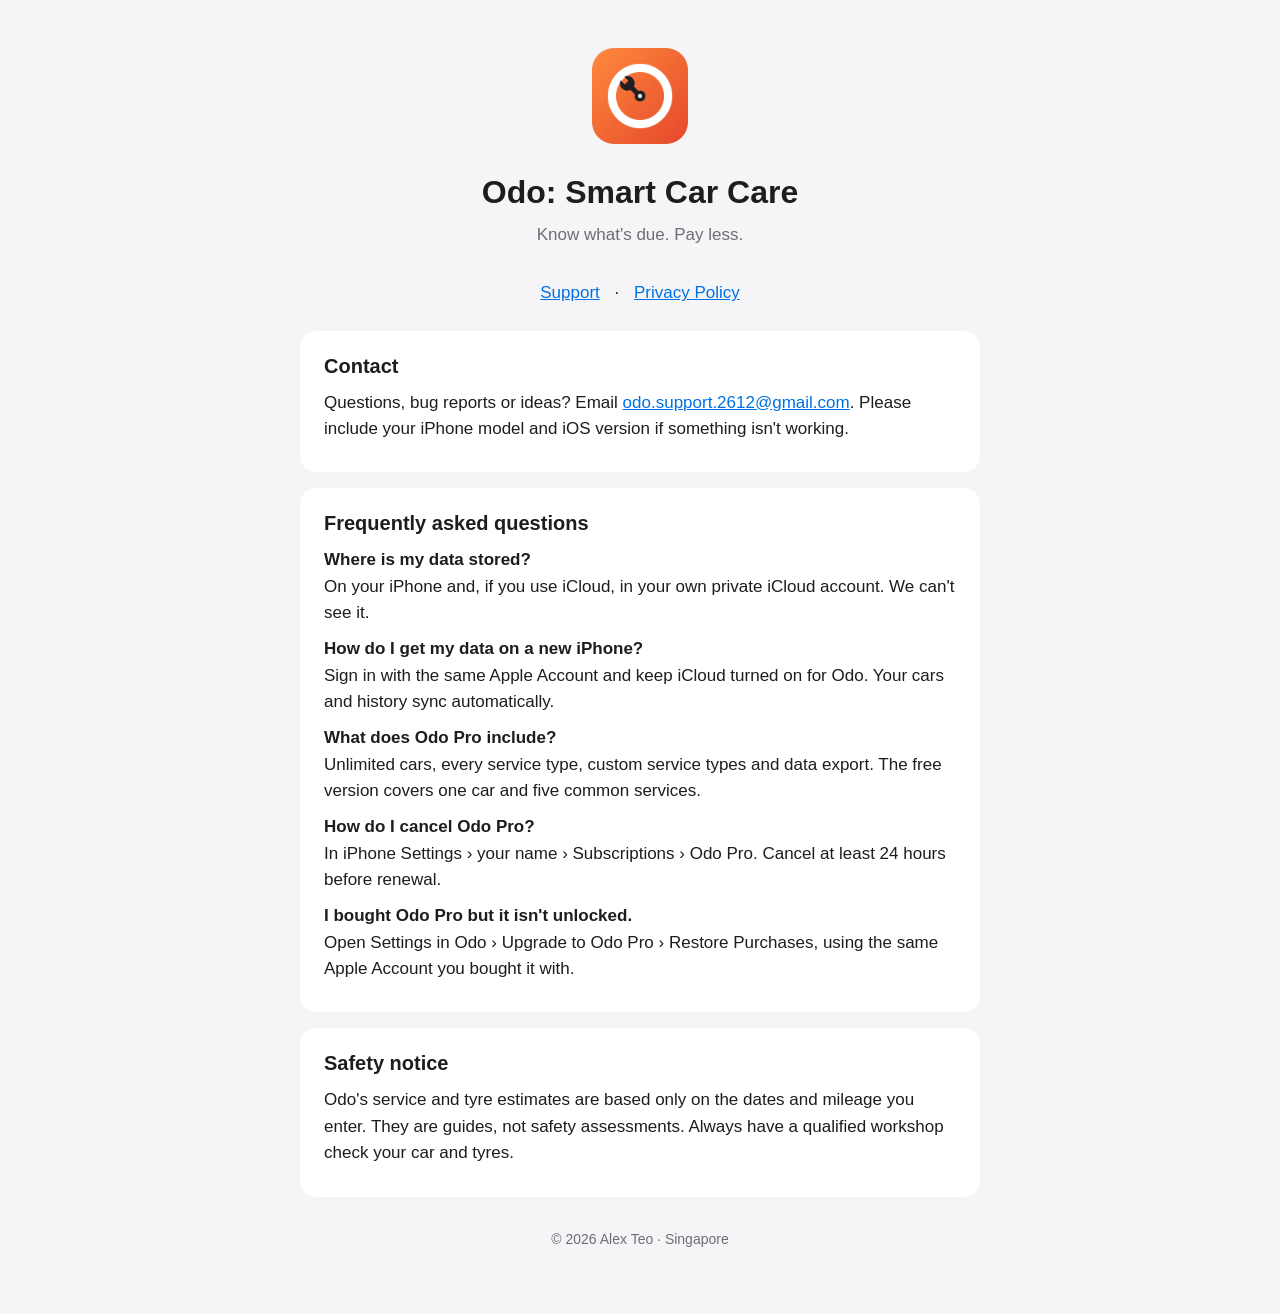
<file: index.html>
<!doctype html>
<html lang="en-GB">
<head>
  <meta charset="utf-8">
  <meta name="viewport" content="width=device-width, initial-scale=1">
  <title>Odo: Smart Car Care — Support</title>
  <link rel="stylesheet" href="style.css">
</head>
<body>
<main>
  <header>
    <img src="icon.png" alt="Odo app icon">
    <h1>Odo: Smart Car Care</h1>
    <p class="tagline">Know what's due. Pay less.</p>
  </header>
  <nav><a href="index.html">Support</a> · <a href="privacy.html">Privacy Policy</a></nav>

  <section>
    <h2>Contact</h2>
    <p>Questions, bug reports or ideas? Email
      <a href="mailto:odo.support.2612@gmail.com">odo.support.2612@gmail.com</a>.
      Please include your iPhone model and iOS version if something isn't working.</p>
  </section>

  <section>
    <h2>Frequently asked questions</h2>
    <p><strong>Where is my data stored?</strong><br>
      On your iPhone and, if you use iCloud, in your own private iCloud account. We can't see it.</p>
    <p><strong>How do I get my data on a new iPhone?</strong><br>
      Sign in with the same Apple Account and keep iCloud turned on for Odo. Your cars and history
      sync automatically.</p>
    <p><strong>What does Odo Pro include?</strong><br>
      Unlimited cars, every service type, custom service types and data export. The free version
      covers one car and five common services.</p>
    <p><strong>How do I cancel Odo Pro?</strong><br>
      In iPhone Settings › your name › Subscriptions › Odo Pro. Cancel at least 24 hours before
      renewal.</p>
    <p><strong>I bought Odo Pro but it isn't unlocked.</strong><br>
      Open Settings in Odo › Upgrade to Odo Pro › Restore Purchases, using the same Apple Account
      you bought it with.</p>
  </section>

  <section>
    <h2>Safety notice</h2>
    <p>Odo's service and tyre estimates are based only on the dates and mileage you enter. They are
      guides, not safety assessments. Always have a qualified workshop check your car and tyres.</p>
  </section>

  <footer>© 2026 Alex Teo · Singapore</footer>
</main>
</body>
</html>
</file>
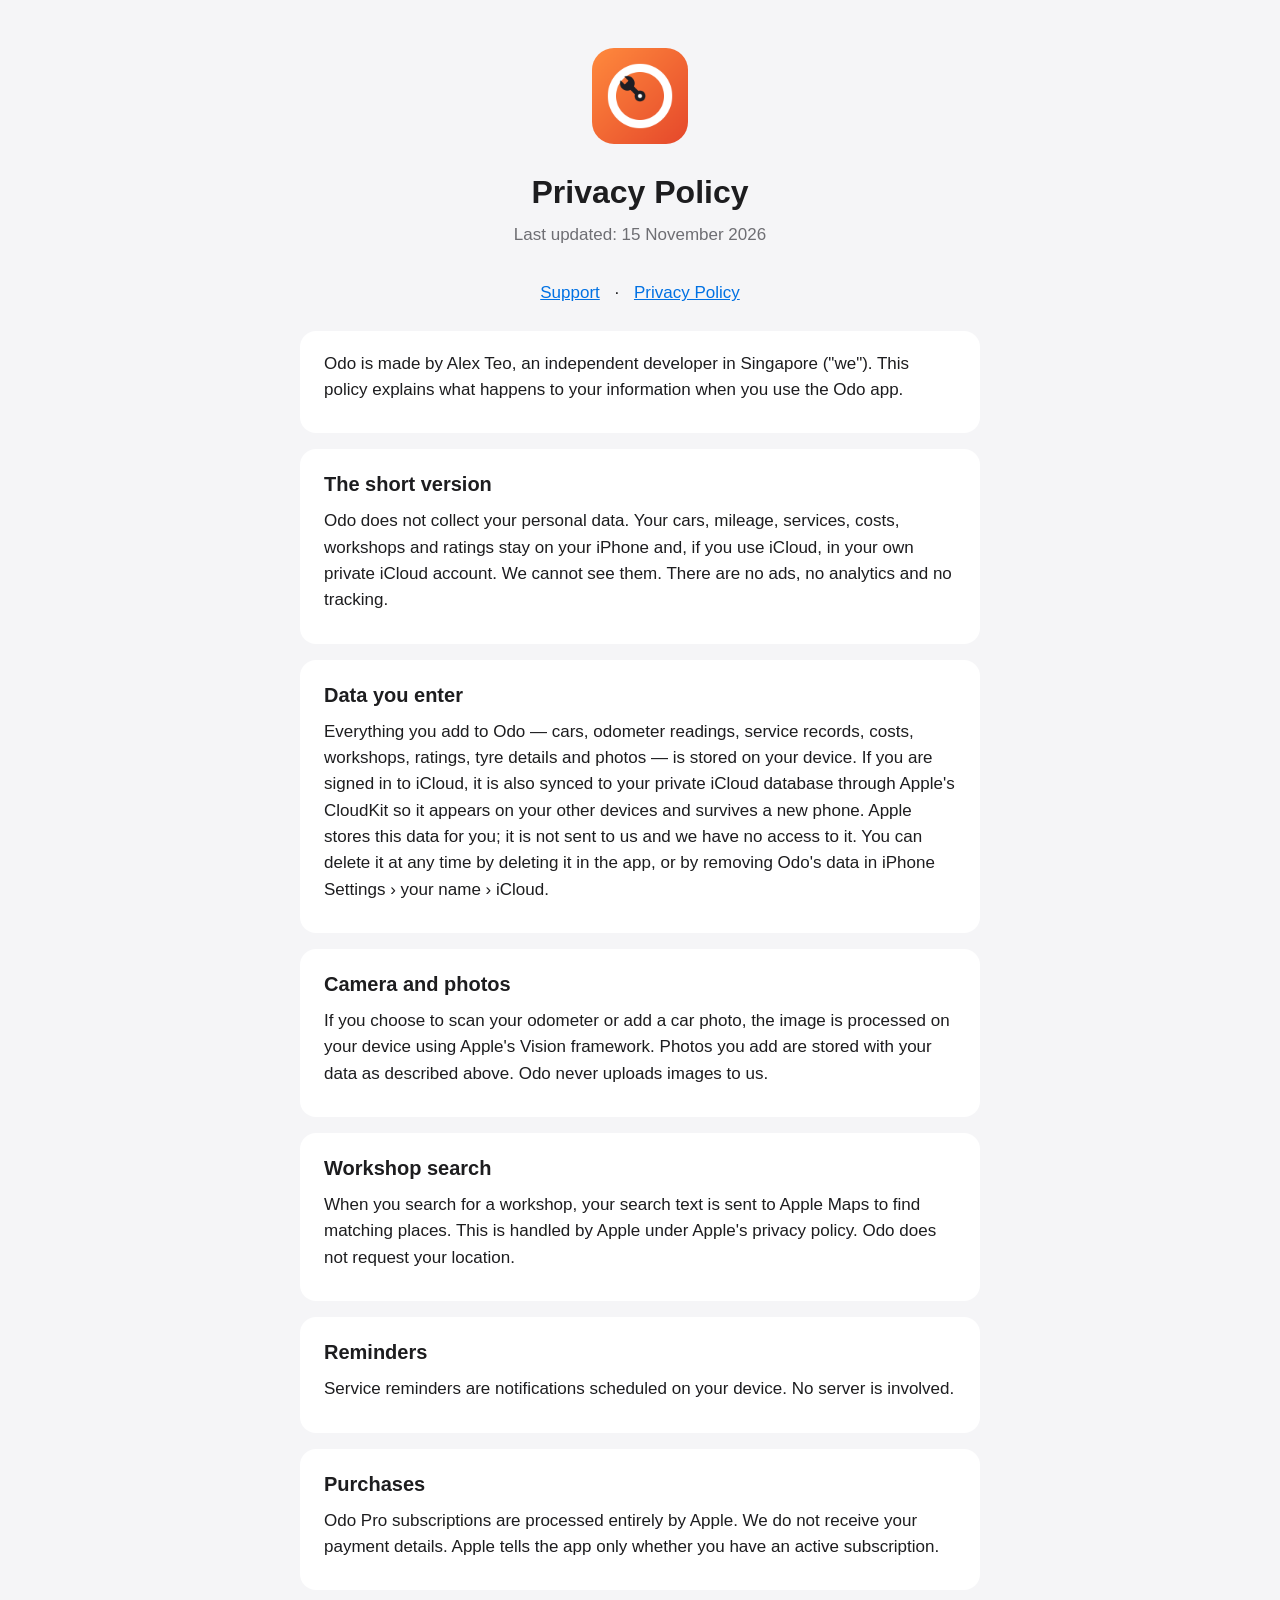
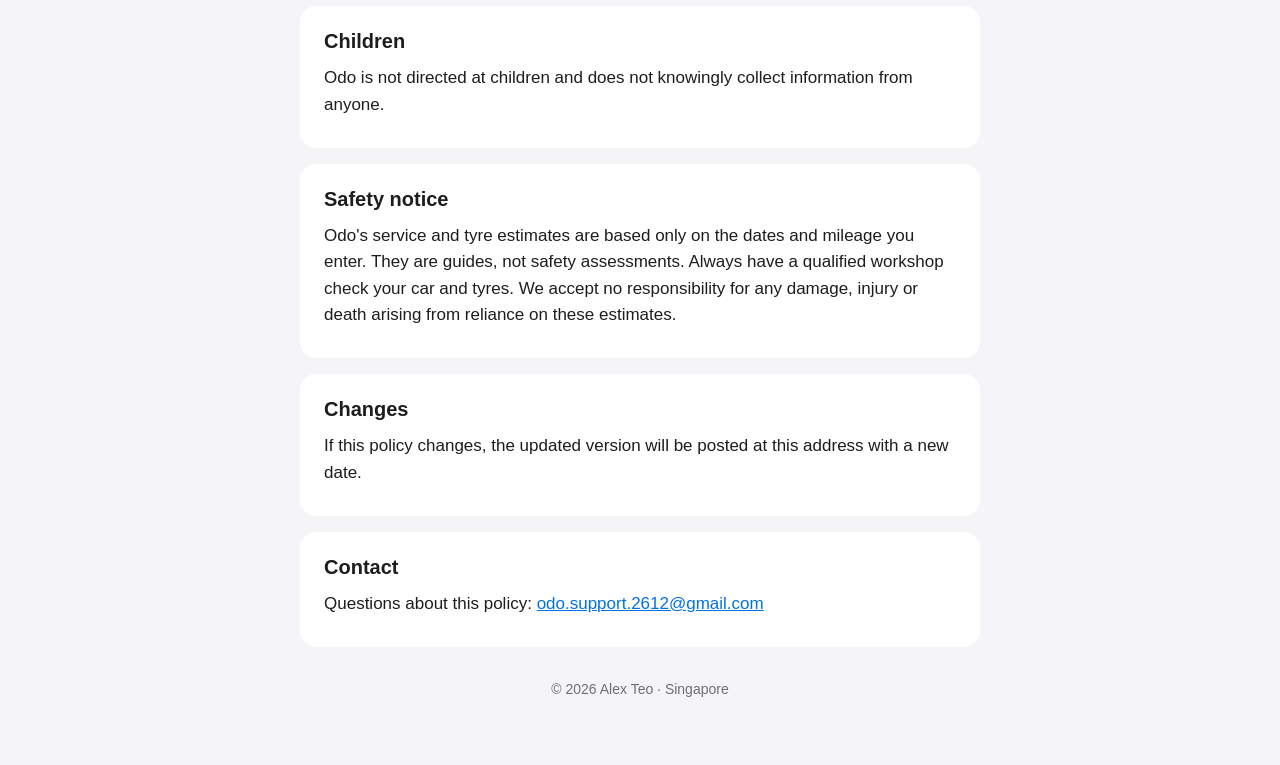
<file: privacy.html>
<!doctype html>
<html lang="en-GB">
<head>
  <meta charset="utf-8">
  <meta name="viewport" content="width=device-width, initial-scale=1">
  <title>Odo: Smart Car Care — Privacy Policy</title>
  <link rel="stylesheet" href="style.css">
</head>
<body>
<main>
  <header>
    <img src="icon.png" alt="Odo app icon">
    <h1>Privacy Policy</h1>
    <p class="tagline">Last updated: 15 November 2026</p>
  </header>
  <nav><a href="index.html">Support</a> · <a href="privacy.html">Privacy Policy</a></nav>
  <section>
    <p>Odo is made by Alex Teo, an independent developer in Singapore (&quot;we&quot;). This policy explains what happens to your information when you use the Odo app.</p>
  </section>
  <section>
    <h2>The short version</h2>
    <p>Odo does not collect your personal data. Your cars, mileage, services, costs, workshops and ratings stay on your iPhone and, if you use iCloud, in your own private iCloud account. We cannot see them. There are no ads, no analytics and no tracking.</p>
  </section>
  <section>
    <h2>Data you enter</h2>
    <p>Everything you add to Odo — cars, odometer readings, service records, costs, workshops, ratings, tyre details and photos — is stored on your device. If you are signed in to iCloud, it is also synced to your private iCloud database through Apple&#x27;s CloudKit so it appears on your other devices and survives a new phone. Apple stores this data for you; it is not sent to us and we have no access to it. You can delete it at any time by deleting it in the app, or by removing Odo&#x27;s data in iPhone Settings › your name › iCloud.</p>
  </section>
  <section>
    <h2>Camera and photos</h2>
    <p>If you choose to scan your odometer or add a car photo, the image is processed on your device using Apple&#x27;s Vision framework. Photos you add are stored with your data as described above. Odo never uploads images to us.</p>
  </section>
  <section>
    <h2>Workshop search</h2>
    <p>When you search for a workshop, your search text is sent to Apple Maps to find matching places. This is handled by Apple under Apple&#x27;s privacy policy. Odo does not request your location.</p>
  </section>
  <section>
    <h2>Reminders</h2>
    <p>Service reminders are notifications scheduled on your device. No server is involved.</p>
  </section>
  <section>
    <h2>Purchases</h2>
    <p>Odo Pro subscriptions are processed entirely by Apple. We do not receive your payment details. Apple tells the app only whether you have an active subscription.</p>
  </section>
  <section>
    <h2>Children</h2>
    <p>Odo is not directed at children and does not knowingly collect information from anyone.</p>
  </section>
  <section>
    <h2>Safety notice</h2>
    <p>Odo&#x27;s service and tyre estimates are based only on the dates and mileage you enter. They are guides, not safety assessments. Always have a qualified workshop check your car and tyres. We accept no responsibility for any damage, injury or death arising from reliance on these estimates.</p>
  </section>
  <section>
    <h2>Changes</h2>
    <p>If this policy changes, the updated version will be posted at this address with a new date.</p>
  </section>
  <section>
    <h2>Contact</h2>
    <p>Questions about this policy: <a href="mailto:odo.support.2612@gmail.com">odo.support.2612@gmail.com</a></p>
  </section>
  <footer>© 2026 Alex Teo · Singapore</footer>
</main>
</body>
</html>
</file>
<file: style.css>
:root {
  --bg: #f5f5f7;
  --card: #ffffff;
  --text: #1d1d1f;
  --muted: #6e6e73;
  --accent: #0071e3;
}
@media (prefers-color-scheme: dark) {
  :root {
    --bg: #000000;
    --card: #1c1c1e;
    --text: #f5f5f7;
    --muted: #a1a1a6;
    --accent: #2997ff;
  }
}
* { box-sizing: border-box; }
body {
  margin: 0;
  background: var(--bg);
  color: var(--text);
  font: 17px/1.55 -apple-system, BlinkMacSystemFont, "Helvetica Neue", Arial, sans-serif;
}
main {
  max-width: 720px;
  margin: 0 auto;
  padding: 48px 20px 64px;
}
header { text-align: center; margin-bottom: 32px; }
header img { width: 96px; height: 96px; border-radius: 22px; }
h1 { font-size: 32px; margin: 16px 0 4px; }
.tagline { color: var(--muted); margin: 0; }
section {
  background: var(--card);
  border-radius: 16px;
  padding: 20px 24px;
  margin-bottom: 16px;
}
h2 { font-size: 20px; margin: 0 0 8px; }
p, li { margin: 0 0 10px; }
a { color: var(--accent); }
nav { text-align: center; margin-bottom: 24px; }
nav a { margin: 0 10px; }
footer { text-align: center; color: var(--muted); font-size: 14px; margin-top: 32px; }
</file>
